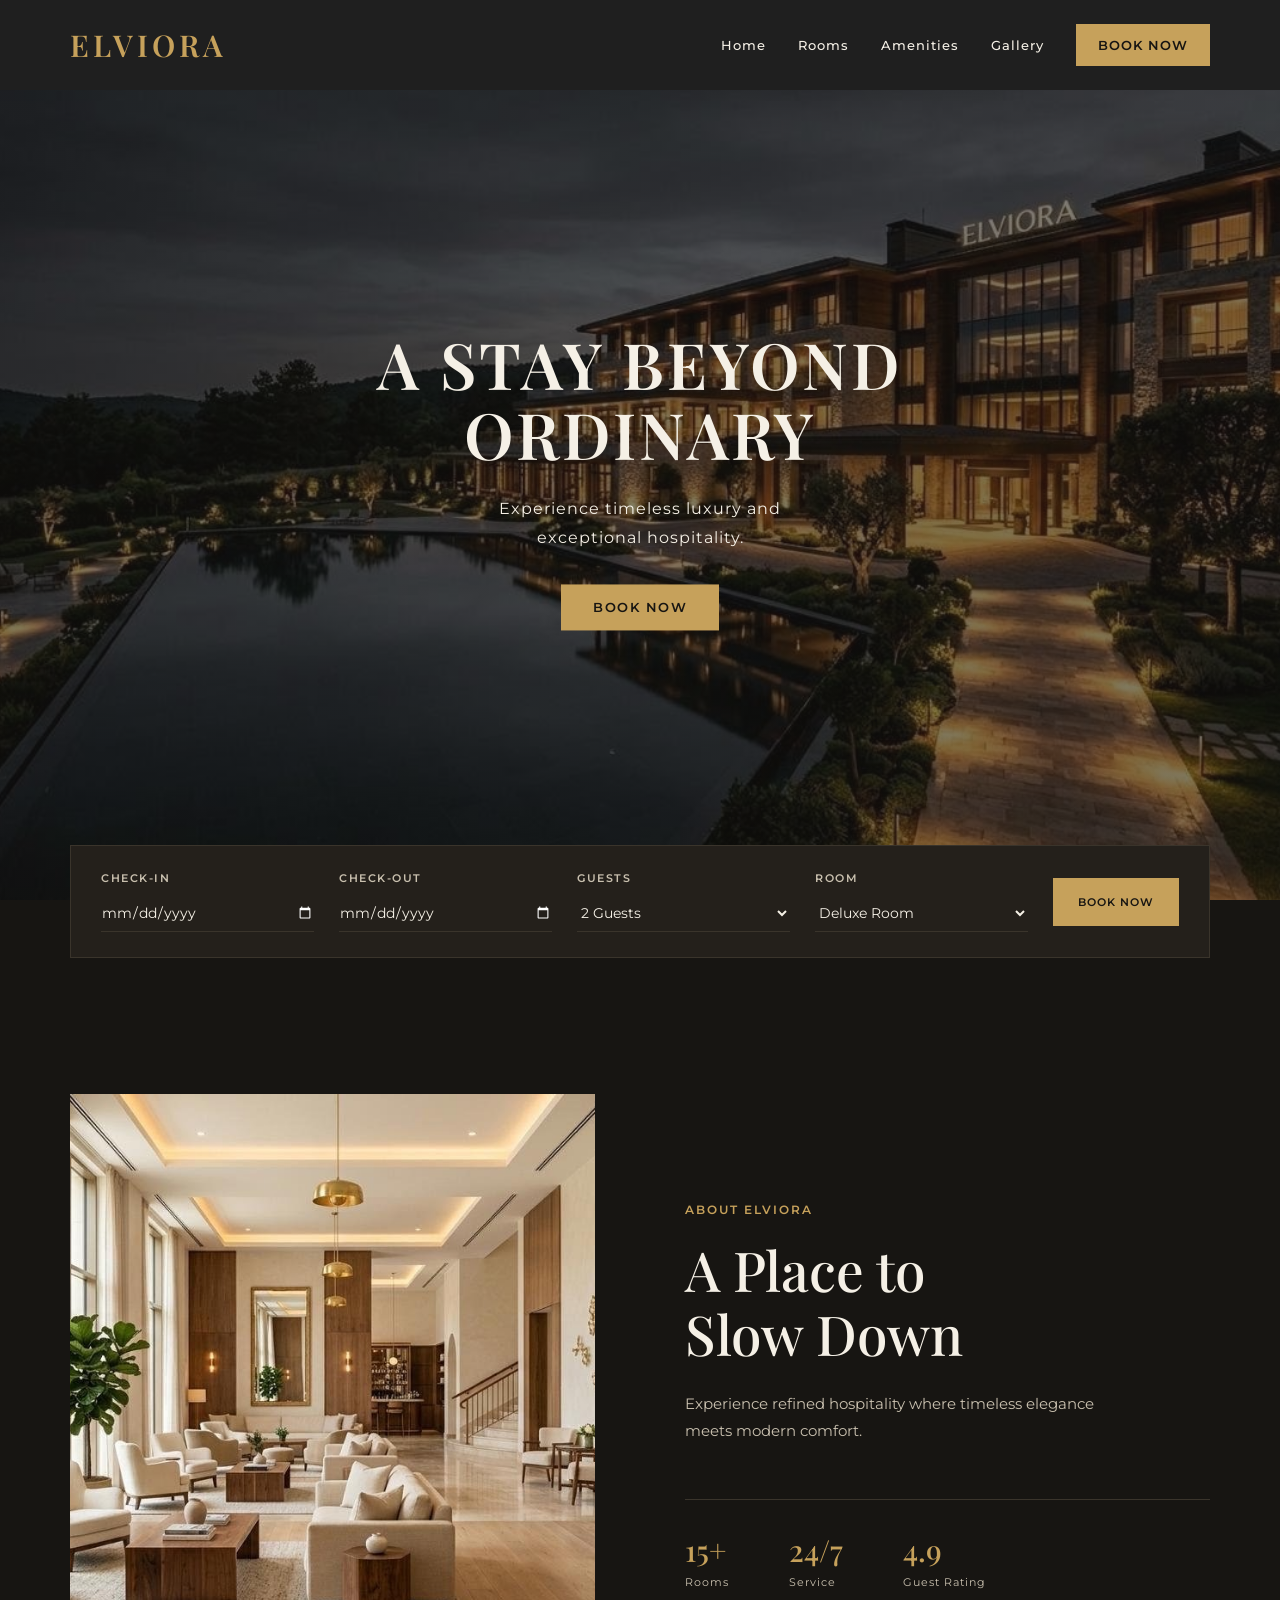
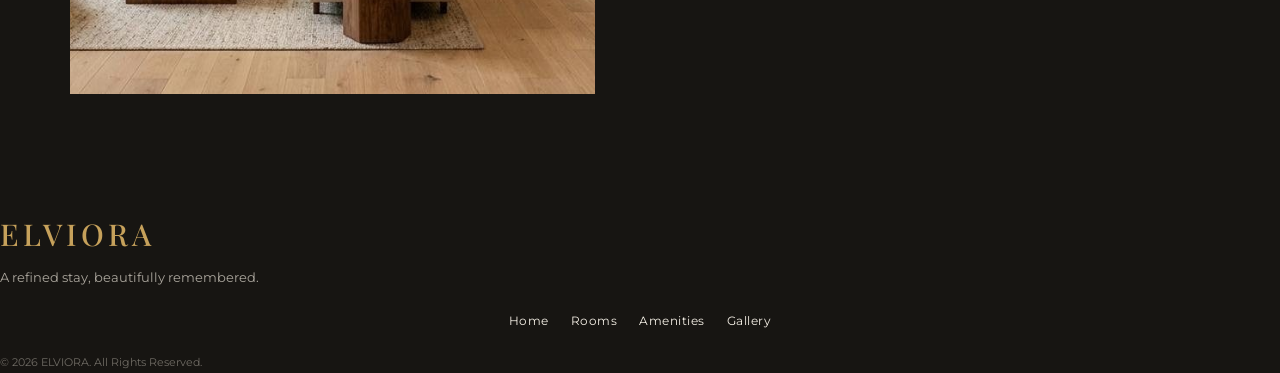
<file: index.html>
<!DOCTYPE html>
<html lang="en">
<head>
    <meta charset="UTF-8">
    <meta name="viewport" content="width=device-width, initial-scale=1.0">

    <title>ELVIORA</title>

    <!-- Google Fonts -->
    <link rel="preconnect" href="https://fonts.googleapis.com">
    <link rel="preconnect" href="https://fonts.gstatic.com" crossorigin>

    <link
        href="https://fonts.googleapis.com/css2?family=Montserrat:wght@400;500;600&family=Playfair+Display:wght@500;600;700&display=swap"
        rel="stylesheet"
    >

    <link rel="stylesheet" href="style.css">
</head>

<body>

    <!-- =========================
         HERO SECTION
    ========================== -->

    <section class="hero">
        
        
        <!-- NAVBAR -->
        <nav class="navbar">

            <div class="logo">
                ELVIORA
            </div>

            <div class="nav-links">
                <a href="index.html">Home</a>
               <a href="rooms.html">Rooms</a>
                <a href="amenities.html">Amenities</a>
                <a href="gallery.html">Gallery</a>
                <a href="book-now.html" class="book-btn">BOOK NOW</a>
            </div>

        </nav>


        <!-- HERO CONTENT -->
        <div class="hero-content">

            <h1>
                A STAY BEYOND<br>
                ORDINARY
            </h1>

            <p>
                Experience timeless luxury and<br>
                exceptional hospitality.
            </p>

            <a href="account.html?next=booking" class="hero-btn">
                BOOK NOW
            </a>

        </div>

    </section>


    <!-- =========================
         BOOKING BAR
    ========================== -->

    <section class="booking-section" id="about" data-booking-section>
        <span id="booking" class="booking-anchor"></span>

        <div class="booking-bar">

            <!-- CHECK-IN -->
            <div class="booking-item">

                <label for="checkin">
                    CHECK-IN
                </label>

                <input
                    type="date"
                    id="checkin"
                >

            </div>


            <!-- CHECK-OUT -->
            <div class="booking-item">

                <label for="checkout">
                    CHECK-OUT
                </label>

                <input
                    type="date"
                    id="checkout"
                >

            </div>


            <!-- GUESTS -->
            <div class="booking-item">

                <label for="guests">
                    GUESTS
                </label>

                <select id="guests">
                    <option>2 Guests</option>
                    <option>1 Guest</option>
                    <option>3 Guests</option>
                    <option>4 Guests</option>
                    <option>5 Guests</option>
                    <option>6 Guests</option>
                </select>

            </div>


            <!-- ROOM -->
            <div class="booking-item">

                <label for="room">
                    ROOM
                </label>

                <select id="room">
                    <option>Deluxe Room</option>
                    <option>Premier Room</option>
                    <option>Royal roomq</option>
                </select>

            </div>


           <!-- BOOK NOW -->
           <button type="button" class="availability-btn" id="checkAvailabilityBtn">
           BOOK NOW
           </button>
        </div>
        <p id="bookingMessage" class="booking-message" aria-live="polite"></p>

    </section>


    <!-- =========================
         ABOUT ELVIORA
    ========================== -->

    <section class="about-section">

        <div class="about-container">

            <!-- LEFT IMAGE -->
            <div class="about-image">

                <img
                    src="elviora.jpeg"
                    alt="ELVIORA Hotel"
                >

            </div>


            <!-- RIGHT CONTENT -->
            <div class="about-content">

                <span class="about-label">
                    ABOUT ELVIORA
                </span>

                <h2>
                    A Place to<br>
                    Slow Down
                </h2>
                <p>
                    Experience refined hospitality where
                    timeless elegance meets modern comfort.
                </p>
                <!-- STATISTICS -->
                <div class="about-stats">

                    <div class="stat">
                        <h3>15+</h3>
                        <span>Rooms</span>
                    </div>

                    <div class="stat">
                        <h3>24/7</h3>
                        <span>Service</span>
                    </div>

                    <div class="stat">
                        <h3>4.9</h3>
                        <span>Guest Rating</span>
                    </div>

                </div>

            </div>

        </div>

    </section>



    <!-- SHARED ELVIORA FOOTER -->
    <footer class="elviora-footer">
        <h2>ELVIORA</h2>
        <p>A refined stay, beautifully remembered.</p>
        <div class="footer-links">
            <a href="index.html">Home</a>
            <a href="rooms.html">Rooms</a>
            <a href="amenities.html">Amenities</a>
            <a href="gallery.html">Gallery</a>
            
        </div>
        <p class="footer-copyright">© 2026 ELVIORA. All Rights Reserved.</p>
    </footer>

    <script src="script.js"></script>
</body>
</html>
</file>
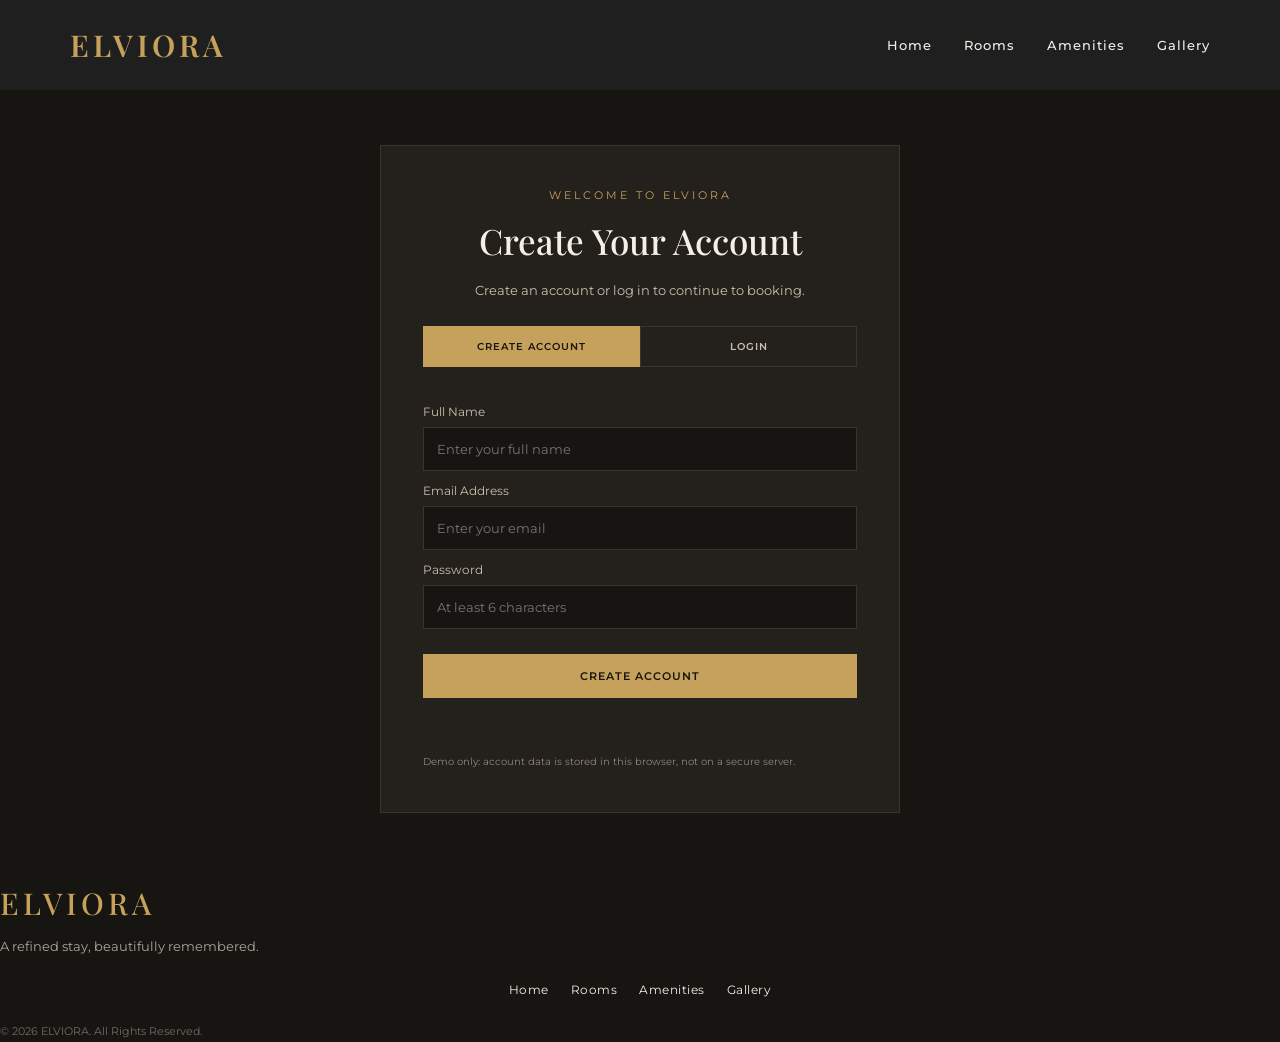
<file: account.html>
<!DOCTYPE html>
<html lang="en">
<head>
    <meta charset="UTF-8">
    <meta name="viewport" content="width=device-width, initial-scale=1.0">
    <title>Login / Create Account | ELVIORA</title>
    <link rel="preconnect" href="https://fonts.googleapis.com">
    <link rel="preconnect" href="https://fonts.gstatic.com" crossorigin>
    <link href="https://fonts.googleapis.com/css2?family=Montserrat:wght@400;500;600&family=Playfair+Display:wght@500;600;700&display=swap" rel="stylesheet">
    <link rel="stylesheet" href="style.css">
</head>
<body class="account-page">
    <nav class="navbar1">
        <div class="logo">ELVIORA</div>
        <div class="nav-links">
            <a href="index.html">Home</a>
            <a href="rooms.html">Rooms</a>
            <a href="amenities.html">Amenities</a>
            <a href="gallery.html">Gallery</a>
        </div>
    </nav>

    <main class="account-wrap">
        <section class="account-card">
            <p class="account-kicker">WELCOME TO ELVIORA</p>
            <h1 id="accountHeading">Create Your Account</h1>
            <p class="account-intro">Create an account or log in to continue to booking.</p>

            <div class="account-tabs">
                <button type="button" id="showSignup" class="account-tab active">CREATE ACCOUNT</button>
                <button type="button" id="showLogin" class="account-tab">LOGIN</button>
            </div>

            <form id="signupForm">
                <label for="signupName">Full Name</label>
                <input type="text" id="signupName" required autocomplete="name" placeholder="Enter your full name">
                <label for="signupEmail">Email Address</label>
                <input type="email" id="signupEmail" required autocomplete="email" placeholder="Enter your email">
                <label for="signupPassword">Password</label>
                <input type="password" id="signupPassword" required minlength="6" autocomplete="new-password" placeholder="At least 6 characters">
                <button type="submit" class="account-submit">CREATE ACCOUNT</button>
            </form>

            <form id="loginForm" hidden>
                <label for="loginEmail">Email Address</label>
                <input type="email" id="loginEmail" required autocomplete="email" placeholder="Enter your email">
                <label for="loginPassword">Password</label>
                <input type="password" id="loginPassword" required autocomplete="current-password" placeholder="Enter your password">
                <button type="submit" class="account-submit">LOGIN</button>
            </form>

            <p id="accountMessage" class="account-message" role="status" aria-live="polite"></p>
            <button type="button" id="logoutButton" class="logout-button" hidden>LOG OUT</button>
            <p class="account-note">Demo only: account data is stored in this browser, not on a secure server.</p>
        </section>
    </main>

    <footer class="elviora-footer">
        <h2>ELVIORA</h2>
        <p>A refined stay, beautifully remembered.</p>
        <div class="footer-links">
            <a href="index.html">Home</a>
            <a href="rooms.html">Rooms</a>
            <a href="amenities.html">Amenities</a>
            <a href="gallery.html">Gallery</a>
        </div>
        <p class="footer-copyright">© 2026 ELVIORA. All Rights Reserved.</p>
    </footer>
    <script src="script.js"></script>
</body>
</html>
</file>
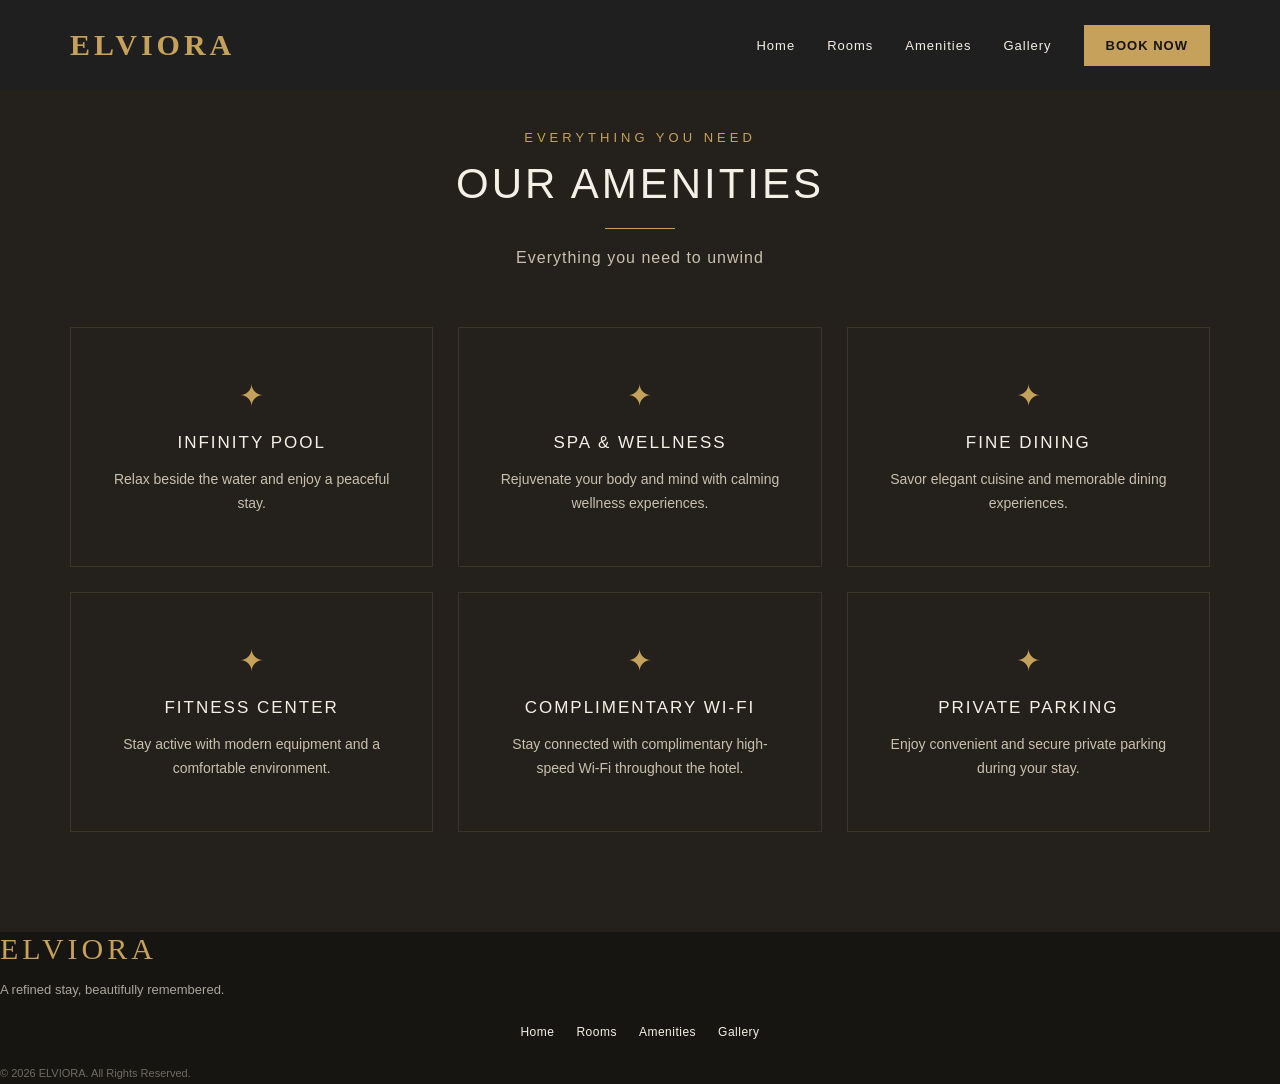
<file: amenities.html>
<!DOCTYPE html>
<html lang="en">
<head>
    <meta charset="UTF-8">
    <meta name="viewport" content="width=device-width, initial-scale=1.0">

    <title>Amenities | ELVIORA</title>

    <link rel="stylesheet" href="style.css">
</head>

<body>

    <!-- NAVBAR -->
        <nav class="navbar2">

            <div class="logo">
                ELVIORA
            </div>

            <div class="nav-links">
                <a href="index.html">Home</a>
               <a href="rooms.html">Rooms</a>
                <a href="amenities.html">Amenities</a>
                <a href="gallery.html">Gallery</a>

                <a href="book-now.html" class="book-btn">BOOK NOW</a>
            </div>

        </nav>

    <!-- AMENITIES SECTION -->
    <section class="amenities-section">

        <div class="amenities-header">
            <p class="section-subtitle">EVERYTHING YOU NEED</p>

            <h1>OUR AMENITIES</h1>

            <div class="section-line"></div>

            <p class="section-description">
                Everything you need to unwind
            </p>
        </div>


        <div class="amenities-grid">

            <!-- INFINITY POOL -->
            <div class="amenity-card">
                <div class="amenity-icon">✦</div>

                <h2>INFINITY POOL</h2>

                <p>
                    Relax beside the water and enjoy a peaceful stay.
                </p>
            </div>


            <!-- SPA & WELLNESS -->
            <div class="amenity-card">
                <div class="amenity-icon">✦</div>

                <h2>SPA &amp; WELLNESS</h2>

                <p>
                    Rejuvenate your body and mind with calming wellness experiences.
                </p>
            </div>


            <!-- FINE DINING -->
            <div class="amenity-card">
                <div class="amenity-icon">✦</div>

                <h2>FINE DINING</h2>

                <p>
                    Savor elegant cuisine and memorable dining experiences.
                </p>
            </div>


            <!-- FITNESS CENTER -->
            <div class="amenity-card">
                <div class="amenity-icon">✦</div>

                <h2>FITNESS CENTER</h2>

                <p>
                    Stay active with modern equipment and a comfortable environment.
                </p>
            </div>


            <!-- COMPLIMENTARY WI-FI -->
            <div class="amenity-card">
                <div class="amenity-icon">✦</div>

                <h2>COMPLIMENTARY WI-FI</h2>

                <p>
                    Stay connected with complimentary high-speed Wi-Fi throughout the hotel.
                </p>
            </div>


            <!-- PRIVATE PARKING -->
            <div class="amenity-card">
                <div class="amenity-icon">✦</div>

                <h2>PRIVATE PARKING</h2>

                <p>
                    Enjoy convenient and secure private parking during your stay.
                </p>
            </div>

        </div>

    </section>



    <!-- SHARED ELVIORA FOOTER -->
    <footer class="elviora-footer">
        <h2>ELVIORA</h2>
        <p>A refined stay, beautifully remembered.</p>
        <div class="footer-links">
            <a href="index.html">Home</a>
            <a href="rooms.html">Rooms</a>
            <a href="amenities.html">Amenities</a>
            <a href="gallery.html">Gallery</a>
            
        </div>
        <p class="footer-copyright">© 2026 ELVIORA. All Rights Reserved.</p>
    </footer>

    <script src="script.js"></script>
</body>
</html>
</file>
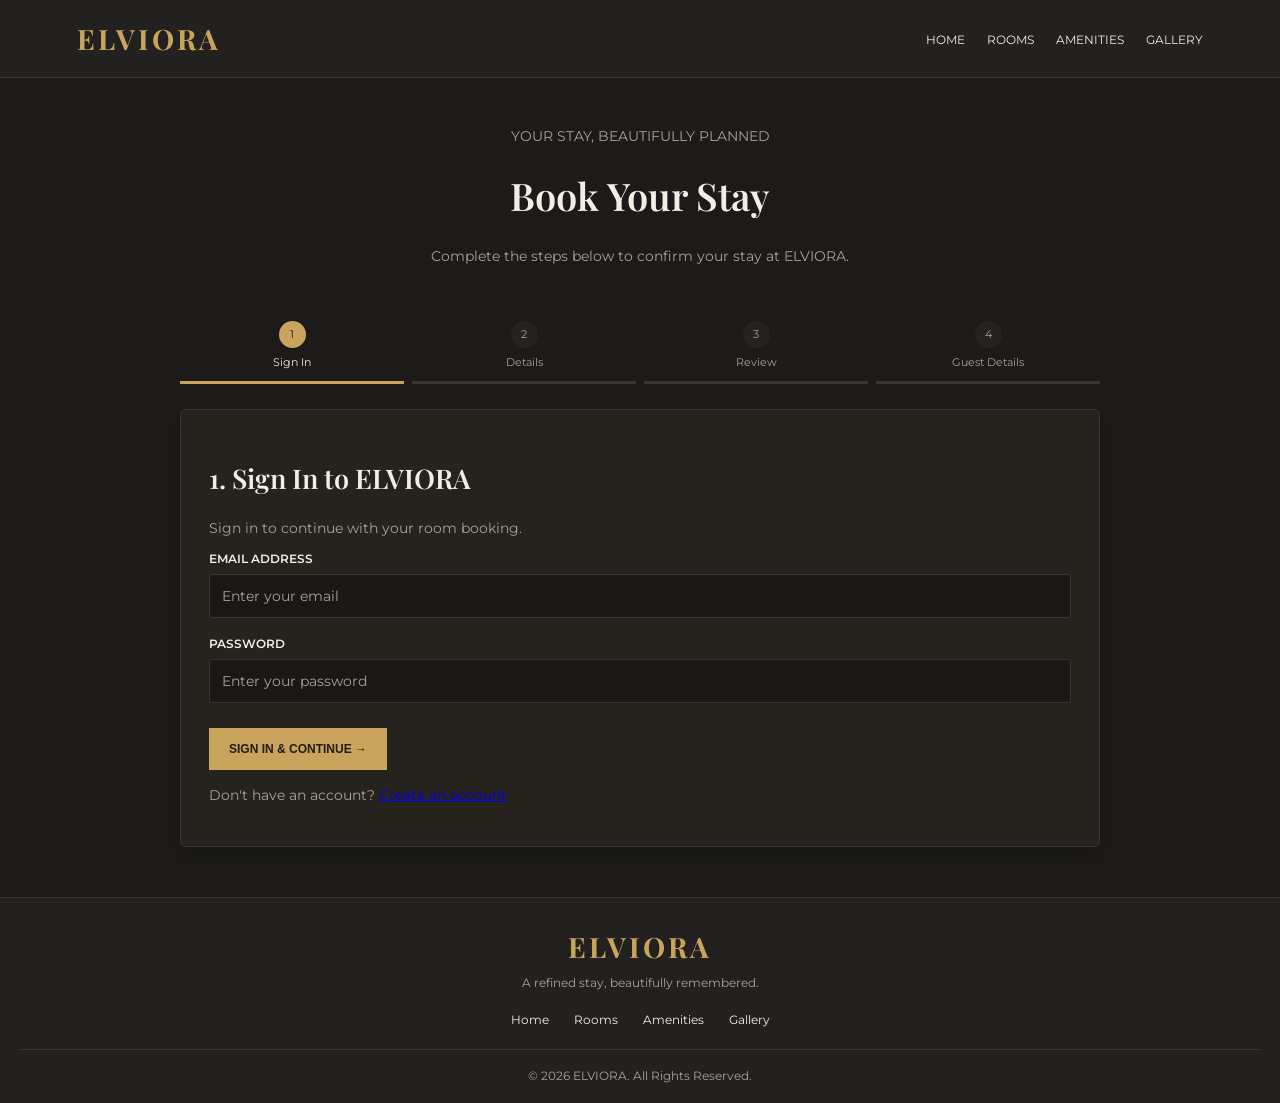
<file: book-now.html>
<!DOCTYPE html>
<html lang="en">
<head>
    <meta charset="UTF-8">
    <meta name="viewport" content="width=device-width, initial-scale=1.0">
    <title>Book Your Stay | ELVIORA</title>

    <link rel="stylesheet"
          href="https://fonts.googleapis.com/css2?family=Montserrat:wght@400;500;600;700&family=Playfair+Display:wght@500;600;700&display=swap">

<style>
* {
    box-sizing: border-box;
}

body {
    margin: 0;
    background: #1C1B19;
    color: #F2EDE5;
    font-family: Montserrat, Arial, sans-serif;
}

nav {
    background: #22211F;
    color: #F2EDE5;
    padding: 20px 6%;
    display: flex;
    justify-content: space-between;
    align-items: center;
    flex-wrap: wrap;
    gap: 15px;
    border-bottom: 1px solid #39342D;
}

.logo {
    font: bold 28px "Playfair Display", serif;
    letter-spacing: 3px;
    color: #C9A45C;
}

nav a {
    color: #F2EDE5;
    text-decoration: none;
    margin-left: 18px;
    font-size: 12px;
}

nav a:hover {
    color: #C9A45C;
}

.heading {
    text-align: center;
    padding: 35px 15px 20px;
}

.heading h1 {
    font: 600 38px "Playfair Display", serif;
    color: #F2EDE5;
}

.heading p,
.muted {
    color: #A9A197;
    font-size: 14px;
}

.steps {
    max-width: 950px;
    margin: 10px auto 25px;
    padding: 0 15px;
    display: grid;
    grid-template-columns: repeat(4, 1fr);
    gap: 8px;
}

.step {
    text-align: center;
    padding: 12px 4px;
    border-bottom: 3px solid #39342D;
    color: #A9A197;
    font-size: 11px;
}

.step span {
    display: block;
    margin: 0 auto 7px;
    background: #26221D;
    color: #A9A197;
    width: 27px;
    height: 27px;
    line-height: 27px;
    border-radius: 50%;
}

.step.active {
    border-color: #C9A45C;
    color: #F2EDE5;
}

.step.active span {
    background: #C9A45C;
    color: #211C15;
}

main {
    max-width: 950px;
    margin: 0 auto 50px;
    padding: 0 15px;
}

.panel {
    background: #26221D;
    color: #F2EDE5;
    padding: 28px;
    border: 1px solid #39342D;
    border-radius: 5px;
    box-shadow: 0 8px 25px rgba(0, 0, 0, 0.2);
}

h2 {
    font: 600 27px "Playfair Display", serif;
    color: #F2EDE5;
}

.hotel {
    display: grid;
    grid-template-columns: 38% 1fr;
    border: 1px solid #39342D;
    margin: 20px 0;
}

.hotel img {
    width: 100%;
    height: 230px;
    object-fit: cover;
}

.hotel-info {
    padding: 20px;
}

.hotel-info p {
    color: #A9A197;
    line-height: 1.7;
    font-size: 13px;
}

.form-grid {
    display: grid;
    grid-template-columns: repeat(2, minmax(0, 1fr));
    gap: 18px;
}

label {
    display: block;
    font-size: 12px;
    font-weight: 600;
    margin-bottom: 8px;
    color: #F2EDE5;
}

input,
select {
    width: 100%;
    padding: 12px;
    border: 1px solid #39342D;
    background: #191816;
    color: #F2EDE5;
    border-radius: 3px;
    font: 14px Montserrat, Arial, sans-serif;
}

input:focus,
select:focus {
    outline: 1px solid #C9A45C;
    border-color: #C9A45C;
}

input::placeholder {
    color: #A9A197;
}

.field.full {
    grid-column: 1 / -1;
}

.actions {
    display: flex;
    justify-content: space-between;
    gap: 12px;
    margin-top: 25px;
}

button,
.home-btn {
    border: none;
    background: #C9A45C;
    color: #211C15;
    padding: 14px 20px;
    font-weight: 700;
    font-size: 12px;
    cursor: pointer;
    text-decoration: none;
    text-align: center;
}

button:hover,
.home-btn:hover {
    background: #D8B975;
}

button.secondary {
    background: #39342D;
    color: #F2EDE5;
}

button.secondary:hover {
    background: #4A4339;
}

.summary {
    background: #191816;
    color: #F2EDE5;
    border: 1px solid #39342D;
    padding: 18px;
    margin: 20px 0;
}

.summary-row {
    display: flex;
    justify-content: space-between;
    gap: 15px;
    padding: 11px 0;
    border-bottom: 1px solid #39342D;
    font-size: 13px;
}

.summary-row:last-child {
    border-bottom: none;
}

.summary-row strong {
    text-align: right;
    color: #F2EDE5;
}

.price {
    color: #C9A45C;
    font-size: 20px;
}

.message {
    color: #E58C7E;
    font-size: 13px;
    margin-top: 15px;
}

.success {
    color: #C9A45C;
}

#confirmationStep h2 {
    color: #C9A45C !important;
}

#confirmationStep > div:first-child > div {
    color: #C9A45C !important;
}

.hidden {
    display: none !important;
}

footer {
    background: #22211F;
    color: #A9A197;
    text-align: center;
    padding: 25px;
    font-size: 12px;
    border-top: 1px solid #39342D;
}




/* SHARED ELVIORA FOOTER */
.elviora-footer {
    width: 100%;
    background: #22211F;
    color: #A9A197;
    text-align: center;
    padding: 30px 20px 20px;
    font-family: Montserrat, Arial, sans-serif;
    font-size: 12px;
    border-top: 1px solid #39342D;
}

.elviora-footer h2 {
    margin: 0 0 10px;
    color: #C9A45C;
    font-family: "Playfair Display", serif;
    font-size: 28px;
    font-weight: 700;
    letter-spacing: 3px;
}

.elviora-footer p {
    margin: 10px 0;
    text-align: center;
}

.elviora-footer .footer-links {
    display: flex;
    justify-content: center;
    align-items: center;
    flex-wrap: wrap;
    gap: 25px;
    margin: 22px auto;
    padding: 0;
}

.elviora-footer .footer-links a {
    display: inline-block;
    margin: 0;
    padding: 0;
    color: #F2EDE5;
    text-decoration: none;
    font-size: 12px;
}

.elviora-footer .footer-links a:hover {
    color: #C9A45C;
}

.elviora-footer .footer-copyright {
    width: 100%;
    margin: 20px 0 0;
    padding: 18px 0 0;
    border-top: 1px solid #39342D;
    text-align: center;
}


@media (max-width: 650px) {
    nav {
        flex-direction: column;
        align-items: flex-start;
    }

    nav a {
        margin: 0 12px 0 0;
    }

    .heading h1 {
        font-size: 30px;
    }

    .step {
        font-size: 9px;
    }

    .panel {
        padding: 18px;
    }

    .hotel {
        grid-template-columns: 1fr;
    }

    .hotel img {
        height: 190px;
    }

    .form-grid {
        grid-template-columns: 1fr;
    }

    .field.full {
        grid-column: auto;
    }

    .actions {
        flex-direction: column;
    }

    button,
    .home-btn {
        text-align: center;
        width: 100%;
    }
}
</style>
</head>

<body >

<nav>
    <div class="logo">ELVIORA</div>
    <div>
        <a href="index.html">HOME</a>
        <a href="rooms.html">ROOMS</a>
        <a href="amenities.html">AMENITIES</a>
        <a href="gallery.html">GALLERY</a>

    </div>
</nav>

<header class="heading">
    <p>YOUR STAY, BEAUTIFULLY PLANNED</p>
    <h1>Book Your Stay</h1>
    <p>Complete the steps below to confirm your stay at ELVIORA.</p>
</header>


<div class="steps">
    <div class="step active" data-step="1"><span>1</span>Sign In</div>
    <div class="step" data-step="2"><span>2</span>Details</div>
    <div class="step" data-step="3"><span>3</span>Review</div>
    <div class="step" data-step="4"><span>4</span>Guest Details</div>
</div>


<main>
<section class="panel">

<!-- STEP 1: SIGN IN -->
<div id="signinStep" >
    <h2>1. Sign In to ELVIORA</h2>
    <p class="muted">Sign in to continue with your room booking.</p>

    <form id="bookingLoginForm">
        <div class="form-grid">
            <div class="field full">
                <label for="bookingLoginEmail">EMAIL ADDRESS</label>
                <input type="email" id="bookingLoginEmail"
                       required autocomplete="email"
                       placeholder="Enter your email">
            </div>

            <div class="field full">
                <label for="bookingLoginPassword">PASSWORD</label>
                <input type="password" id="bookingLoginPassword"
                       required autocomplete="current-password"
                       placeholder="Enter your password">
            </div>
        </div>

        <div class="actions">
            <button type="submit">SIGN IN & CONTINUE →</button>
        </div>
    </form>

    <p id="loginMessage" class="message" role="status"></p>
    <p id="welcomeMessage" class="success" role="status"></p>

    <p class="muted">
        Don't have an account?
        <a href="account.html?next=booking">Create an account</a>
    </p>
</div>

 

    <!-- STEP 3: BOOKING DETAILS -->
    <div id="detailsStep" class="hidden">
        <h2>3. Enter Booking Details</h2>
        <p class="muted">Select your dates, guests, rooms and room type.</p>

        <div class="form-grid">
            <div>
                <label for="checkin">CHECK-IN DATE</label>
                <input type="date" id="checkin" required>
            </div>

            <div>
                <label for="checkout">CHECK-OUT DATE</label>
                <input type="date" id="checkout" required>
            </div>

            <div>
                <label for="guests">NUMBER OF GUESTS</label>
                <select id="guests">
                    <option value="1">1 Guest</option>
                    <option value="2" selected>2 Guests</option>
                    <option value="3">3 Guests</option>
                    <option value="4">4 Guests</option>
                    <option value="5">5 Guests</option>
                    <option value="6">6 Guests</option>
                </select>
            </div>

            <div>
                <label for="rooms">NUMBER OF ROOMS</label>
                <select id="rooms">
                    <option value="1">1 Room</option>
                    <option value="2">2 Rooms</option>
                    <option value="3">3 Rooms</option>
                    <option value="4">4 Rooms</option>
                </select>
            </div>

            <div class="field full">
                <label for="roomType">ROOM TYPE</label>
                <select id="roomType">
                    <option value="Deluxe Room" data-price="6000">
                        Deluxe Room — ₹6,000 / night
                    </option>
                    <option value="Premier Room" data-price="9000">
                        Premier Room — ₹9,000 / night
                    </option>
                    <option value="Royal Suite" data-price="15000">
                        Royal Suite — ₹15,000 / night
                    </option>
                </select>
            </div>
        </div>

        <div class="actions">
            <button class="secondary" id="backHotel">← BACK</button>
            <button id="reviewButton">REVIEW BOOKING →</button>
        </div>

        <p id="detailsMessage" class="message"></p>
    </div>

    <!-- STEP 4: REVIEW -->
    <div id="reviewStep" class="hidden">
        <h2>4. Review Booking</h2>
        <p class="muted">Check your booking details and estimated price.</p>

        <div id="bookingSummary" class="summary"></div>

        <p class="muted">
        Please review your selected room, stay dates and total price before continuing.
        </p>

        <div class="actions">
            <button class="secondary" id="editButton">← EDIT DETAILS</button>
            <button id="guestButton">CONTINUE →</button>
        </div>
    </div>

    <!-- STEP 5: GUEST DETAILS -->
    <div id="guestStep" class="hidden">
        <h2>5. Enter Guest Details</h2>
        <p class="muted">Enter the primary guest's contact details.</p>

        <div class="form-grid">
            <div class="field full">
                <label for="guestName">FULL NAME</label>
                <input type="text" id="guestName" required
                       autocomplete="name" placeholder="Enter full name">
            </div>

            <div>
                <label for="guestEmail">EMAIL ADDRESS</label>
                <input type="email" id="guestEmail" required
                       autocomplete="email" placeholder="Enter email">
            </div>

            <div>
                <label for="guestPhone">PHONE NUMBER</label>
                <input type="tel" id="guestPhone" required
                       autocomplete="tel" inputmode="tel"
                       pattern="[0-9+() -]{10,18}"
                       placeholder="Enter phone number">
            </div>
        </div>

        <div id="finalSummary" class="summary"></div>

        <div class="actions">
            <button class="secondary" id="backReview">← BACK</button>
            <button id="submitBooking">SUBMIT BOOKING </button>
        </div>

        <p id="guestMessage" class="message"></p>
    </div>

    
     <!-- CONFIRMATION -->
     <div id="confirmationStep" class="hidden">
         <div style="text-align: center; padding: 25px 10px;">

        <div style="font-size: 60px; color: #287345;">✓</div>

        <h2 style="color: #287345;">Booking Successful!</h2>

        <p class="muted">
            Thank you for choosing ELVIORA.
            Your booking details have been saved successfully.
        </p>

        </div>

       <div id="confirmationSummary" class="summary"></div>

      <div class="actions">
        <a class="home-btn" href="index.html">BACK TO HOME</a>
        <button class="secondary" id="newBooking">BOOK ANOTHER ROOM</button>
      </div>
    </div>



</section>
</main>

<!-- SHARED ELVIORA FOOTER -->
<footer class="elviora-footer">
    <h2>ELVIORA</h2>
    <p>A refined stay, beautifully remembered.</p>

    <div class="footer-links">
        <a href="index.html">Home</a>
        <a href="rooms.html">Rooms</a>
        <a href="amenities.html">Amenities</a>
        <a href="gallery.html">Gallery</a>
    </div>

    <p class="footer-copyright">
        © 2026 ELVIORA. All Rights Reserved.
    </p>
</footer>

<script>
document.addEventListener("DOMContentLoaded", function () {

    const SESSION_KEY = "elvioraCurrentUser";
    const USERS_KEY = "elvioraUsers";
    const BOOKINGS_KEY = "elvioraBookings";
    const DRAFT_KEY = "elvioraBookingDraft";

    const $ = id => document.getElementById(id);

    const sections = {
        1: $("signinStep"),
        2: $("detailsStep"),
        3: $("reviewStep"),
        4: $("guestStep"),
        5: $("confirmationStep")
    };

    function readJSON(key, fallback) {
        try {
            return JSON.parse(localStorage.getItem(key)) ?? fallback;
        } catch {
            return fallback;
        }
    }

    function getDraft() {
        return readJSON(DRAFT_KEY, {});
    }

    function saveDraft(data) {
        localStorage.setItem(DRAFT_KEY, JSON.stringify(data));
    }

    function signedIn() {
        return Boolean(localStorage.getItem(SESSION_KEY));
    }

    function showStep(number) {
        Object.entries(sections).forEach(([key, element]) => {
            if (element) {
                element.classList.toggle(
                    "hidden",
                    Number(key) !== number
                );
            }
        });

        document.querySelectorAll("[data-step]").forEach(element => {
            const current = Number(element.dataset.step);
            element.classList.toggle(
                "active",
                current === number ||
                (number === 5 && current === 4)
            );
        });

        window.scrollTo({ top: 0, behavior: "smooth" });
    }

    function openDetails() {
        $("welcomeMessage").textContent = "Welcome to ELVIORA!";

        const data = getDraft();

        if (data.checkin) $("checkin").value = data.checkin;
        if (data.checkout) $("checkout").value = data.checkout;
        if (data.guests) $("guests").value = String(data.guests);
        if (data.rooms) $("rooms").value = String(data.rooms);
        if (data.roomType) $("roomType").value = data.roomType;

        showStep(2);

        // Show the welcome message on the booking details screen.
        $("detailsMessage").className = "message success";
        $("detailsMessage").textContent = "Welcome to ELVIORA! You can now book a room.";
    }

    // Sign in using the account created on account.html.
    $("bookingLoginForm").addEventListener("submit", function (event) {
        event.preventDefault();

        const email = $("bookingLoginEmail").value.trim().toLowerCase();
        const password = $("bookingLoginPassword").value;

        const users = readJSON(USERS_KEY, []);

        const user = users.find(item =>
            String(item.email || "").toLowerCase() === email &&
            item.password === password
        );

        if (!user) {
            $("loginMessage").textContent =
                "Incorrect email or password. Please try again.";
            $("welcomeMessage").textContent = "";
            return;
        }

        localStorage.setItem(SESSION_KEY, user.email);
        $("loginMessage").textContent = "";
        openDetails();
    });

    // Set minimum dates to today.
    const now = new Date();
    const todayString = new Date(
        now.getTime() - now.getTimezoneOffset() * 60000
    ).toISOString().slice(0, 10);

    $("checkin").min = todayString;
    $("checkout").min = todayString;

    $("checkin").addEventListener("change", function () {
        $("checkout").min = this.value || todayString;

        if ($("checkout").value && $("checkout").value <= this.value) {
            $("checkout").value = "";
        }
    });

    function getBookingData() {
        const data = getDraft();

        data.hotel = "ELVIORA Hotel & Resort";
        data.checkin = $("checkin").value;
        data.checkout = $("checkout").value;
        data.guests = Number($("guests").value);
        data.rooms = Number($("rooms").value);

        const room = $("roomType").selectedOptions[0];
        data.roomType = room.value;
        data.pricePerNight = Number(room.dataset.price);

        return data;
    }

    function getNights(data) {
        return Math.round(
            (new Date(data.checkout + "T00:00:00") -
             new Date(data.checkin + "T00:00:00")) / 86400000
        );
    }

    function formatMoney(amount) {
        return new Intl.NumberFormat("en-IN", {
            style: "currency",
            currency: "INR",
            maximumFractionDigits: 0
        }).format(amount);
    }

    function summaryHTML(data) {
        const nights = getNights(data);
        const total = nights * data.pricePerNight * data.rooms;

        return `
            <div class="summary-row">
                <span>Hotel</span><strong>${data.hotel}</strong>
            </div>
            <div class="summary-row">
                <span>Room Type</span><strong>${data.roomType}</strong>
            </div>
            <div class="summary-row">
                <span>Check-in</span><strong>${data.checkin}</strong>
            </div>
            <div class="summary-row">
                <span>Check-out</span><strong>${data.checkout}</strong>
            </div>
            <div class="summary-row">
                <span>Number of Nights</span><strong>${nights}</strong>
            </div>
            <div class="summary-row">
                <span>Guests / Rooms</span>
                <strong>${data.guests} / ${data.rooms}</strong>
            </div>
            <div class="summary-row">
                <span>Price per Room / Night</span>
                <strong>${formatMoney(data.pricePerNight)}</strong>
            </div>
            <div class="summary-row">
                <span>Estimated Total</span>
                <strong class="price">${formatMoney(total)}</strong>
            </div>
        `;
    }

    // Check availability button: validates dates and displays the estimate.
    $("reviewButton").textContent = "Book  →";

    $("reviewButton").addEventListener("click", function () {
        const data = getBookingData();

        if (!data.checkin || !data.checkout) {
            $("detailsMessage").className = "message";
            $("detailsMessage").textContent =
                "Please select both check-in and check-out dates.";
            return;
        }

        if (data.checkin < todayString) {
            $("detailsMessage").className = "message";
            $("detailsMessage").textContent =
                "Check-in cannot be earlier than today.";
            return;
        }

        if (getNights(data) <= 0) {
            $("detailsMessage").className = "message";
            $("detailsMessage").textContent =
                "Check-out must be after check-in.";
            return;
        }

        if (!signedIn()) {
            saveDraft(data);
            showStep(1);
            $("loginMessage").textContent =
                "Please sign in before continuing with your booking.";
            return;
        }

        saveDraft(data);
        $("detailsMessage").textContent = "";
        $("bookingSummary").innerHTML = summaryHTML(data);
        showStep(3);
    });

    $("backHotel").addEventListener("click", () => showStep(1));
    $("editButton").addEventListener("click", () => showStep(2));
    $("backReview").addEventListener("click", () => showStep(3));

    $("guestButton").addEventListener("click", function () {
        const data = getDraft();
        const users = readJSON(USERS_KEY, []);
        const currentEmail = localStorage.getItem(SESSION_KEY);

        const user = users.find(item =>
            String(item.email || "").toLowerCase() ===
            String(currentEmail || "").toLowerCase()
        );

        if (user) {
            $("guestName").value = user.name || "";
            $("guestEmail").value = user.email || "";
        }

        $("finalSummary").innerHTML = summaryHTML(data);
        showStep(4);
    });

    $("submitBooking").addEventListener("click", function () {
        const name = $("guestName").value.trim();
        const email = $("guestEmail").value.trim();
        const phone = $("guestPhone").value.trim();

        if (!name || !email || !phone) {
            $("guestMessage").textContent =
                "Please enter your name, email and phone number.";
            return;
        }

        if (!$("guestEmail").checkValidity() ||
            !$("guestPhone").checkValidity()) {
            $("guestMessage").textContent =
                "Please enter a valid email and phone number.";
            return;
        }

        const data = getDraft();

        if (!data.checkin || !data.checkout || getNights(data) <= 0) {
            $("guestMessage").textContent =
                "Your booking dates are invalid. Please go back and check them.";
            return;
        }

        Object.assign(data, {
            guestName: name,
            guestEmail: email,
            guestPhone: phone,
            userEmail: localStorage.getItem(SESSION_KEY),
            id: "ELV-" + Date.now(),
            createdAt: new Date().toISOString(),
            status: "Booking Successful"
        });

        const bookings = readJSON(BOOKINGS_KEY, []);
        bookings.push(data);

        localStorage.setItem(BOOKINGS_KEY, JSON.stringify(bookings));

        $("confirmationSummary").innerHTML =
            summaryHTML(data) +
            `<div class="summary-row">
                <span>Booking Reference</span><strong>${data.id}</strong>
            </div>
            <div class="summary-row">
                <span>Guest Name</span><strong></strong>
            </div>`;

        $("confirmationSummary").lastElementChild.lastElementChild.textContent =
            name;

        localStorage.removeItem(DRAFT_KEY);
        showStep(5);
    });

    $("newBooking").addEventListener("click", function () {
        localStorage.removeItem(DRAFT_KEY);

        $("checkin").value = "";
        $("checkout").value = "";
        $("guests").value = "2";
        $("rooms").value = "1";
        $("roomType").selectedIndex = 0;
        $("guestName").value = "";
        $("guestEmail").value = "";
        $("guestPhone").value = "";
        $("loginMessage").textContent = "";

        if (signedIn()) {
            openDetails();
        } else {
            showStep(1);
        }
    });

    // If already signed in, continue directly to room details.
    if (signedIn()) {
        openDetails();
    } else {
        showStep(1);
    }
});
</script>



</body>
</html>
</file>
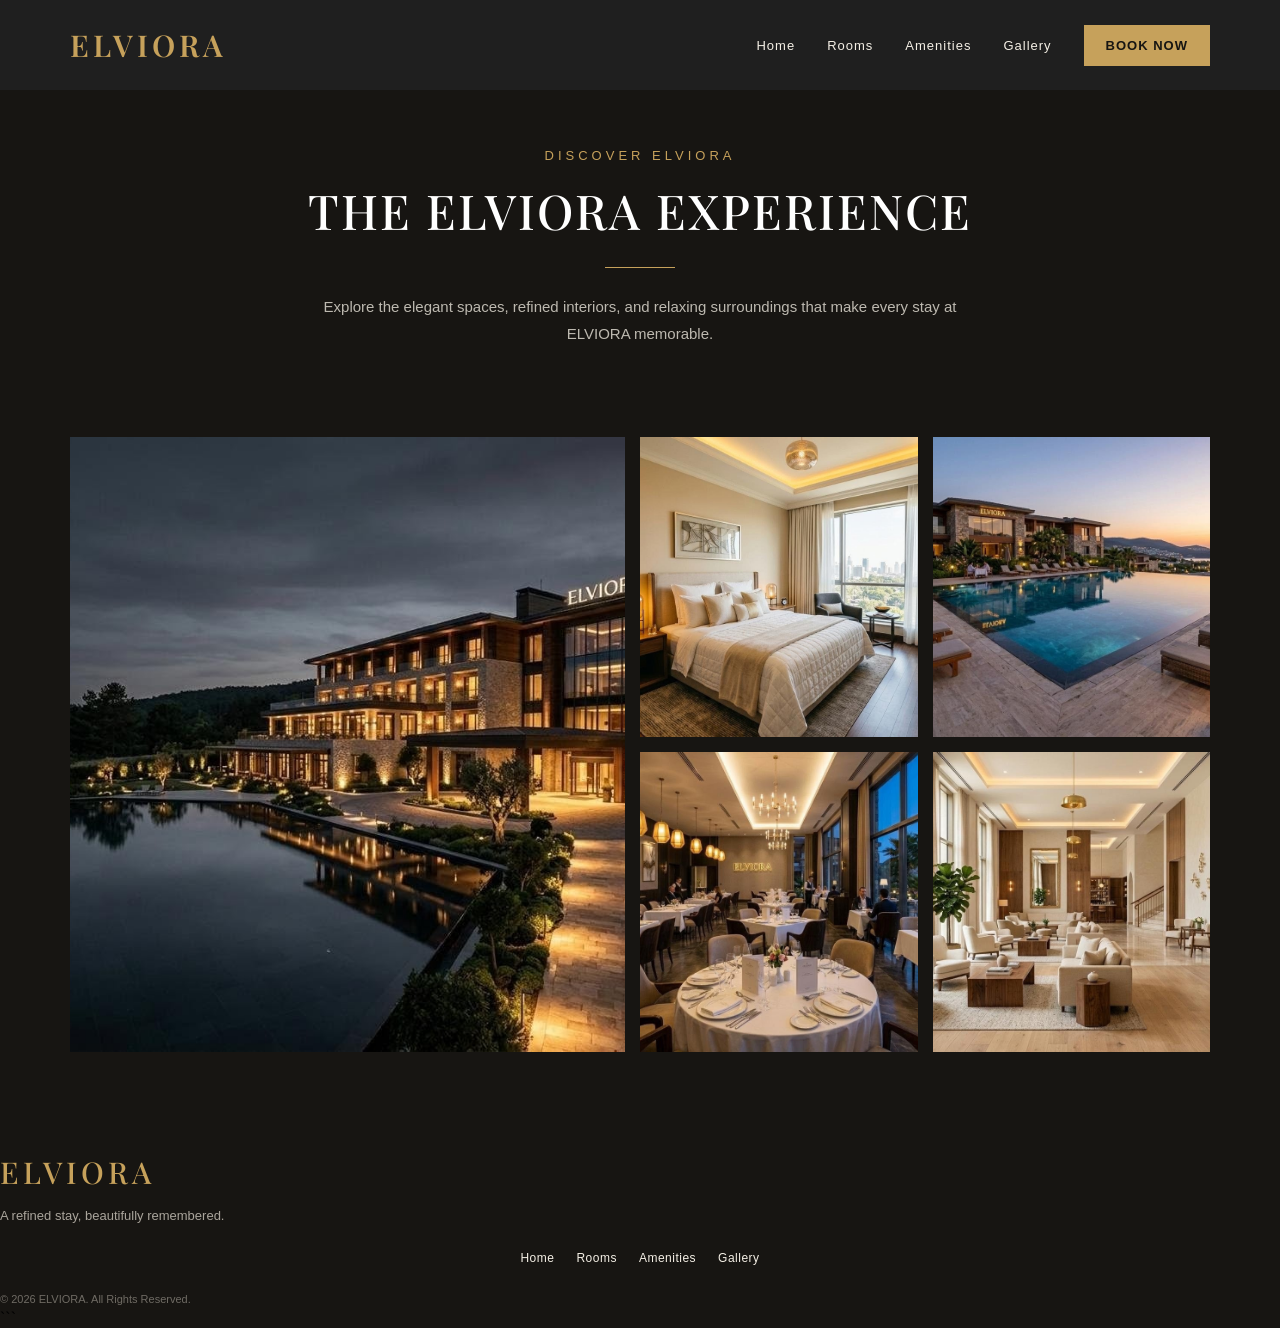
<file: gallery.html>
```html
<!DOCTYPE html>
<html lang="en">
<head>
    <meta charset="UTF-8">
    <meta name="viewport" content="width=device-width, initial-scale=1.0">

    <title>Gallery | ELVIORA</title>

    <!-- Google Fonts -->
    <link rel="preconnect" href="https://fonts.googleapis.com">
    <link rel="preconnect" href="https://fonts.gstatic.com" crossorigin>

    <link
        href="https://fonts.googleapis.com/css2?family=Playfair+Display:wght@400;500;600&family=Poppins:wght@300;400;500&display=swap"
        rel="stylesheet"
    >

    <!-- Main CSS -->
    <link rel="stylesheet" href="style.css">
</head>

<body>

     <!-- NAVBAR -->
        <nav class="navbar3">

            <div class="logo">
                ELVIORA
            </div>

            <div class="nav-links">
                <a href="index.html">Home</a>
               <a href="rooms.html">Rooms</a>
                <a href="amenities.html">Amenities</a>
                <a href="gallery.html">Gallery</a>
                <a href="book-now.html" class="book-btn">BOOK NOW</a>
            </div>

        </nav>


    <!-- GALLERY HEADER -->
    <section class="gallery-header">

        <p class="gallery-small-title">DISCOVER ELVIORA</p>

        <h1>THE ELVIORA EXPERIENCE</h1>

        <div class="gold-line"></div>

        <p class="gallery-description">
            Explore the elegant spaces, refined interiors, and relaxing
            surroundings that make every stay at ELVIORA memorable.
        </p>

    </section>


    <!-- GALLERY -->
    <section class="gallery-section">

        <div class="gallery-grid">

            <!-- HOTEL EXTERIOR -->
            <div class="gallery-item gallery-large">

                <img
                    src="home.jpeg"
                    alt="ELVIORA Hotel Exterior"
                >

                <div class="gallery-overlay">
                    <span>HOTEL EXTERIOR</span>
                    <h2>Welcome to ELVIORA</h2>
                </div>

            </div>


            <!-- ROOM -->
            <div class="gallery-item">

                <img
                    src="Deluxe.jpeg"
                    alt="ELVIORA Deluxe Room"
                >

                <div class="gallery-overlay">
                    <span>ROOM</span>
                    <h2>Deluxe Room</h2>
                </div>

            </div>


            <!-- POOL -->
            <div class="gallery-item">

                <img
                    src="pool.jpeg"
                    alt="ELVIORA Swimming Pool"
                >

                <div class="gallery-overlay">
                    <span>POOL</span>
                    <h2>Swimming Pool</h2>
                </div>

            </div>


            <!-- DINING -->
            <div class="gallery-item">

                <img
                    src="restro.jpeg"
                    alt="ELVIORA Dining Area"
                >

                <div class="gallery-overlay">
                    <span>DINING</span>
                    <h2>Fine Dining</h2>
                </div>

            </div>


            <!-- LOBBY -->
            <div class="gallery-item">

                <img
                    src="elviora.jpeg"
                    alt="ELVIORA Lobby"
                >

                <div class="gallery-overlay">
                    <span>LOBBY</span>
                    <h2>The Lobby</h2>
                </div>

            </div>

        </div>

    </section>


    <!-- SHARED ELVIORA FOOTER -->
    <footer class="elviora-footer">
        <h2>ELVIORA</h2>
        <p>A refined stay, beautifully remembered.</p>
        <div class="footer-links">
            <a href="index.html">Home</a>
            <a href="rooms.html">Rooms</a>
            <a href="amenities.html">Amenities</a>
            <a href="gallery.html">Gallery</a>
            
        </div>
        <p class="footer-copyright">© 2026 ELVIORA. All Rights Reserved.</p>
    </footer>

    <script src="script.js"></script>
</body>
</html>
```
</file>
<file: style.css>
* {
    margin: 0;
    padding: 0;
    box-sizing: border-box;
}

body {
    background: #171512;
    font-family: "Montserrat", sans-serif;
}

html {
    scroll-behavior: smooth;
}

/* =========================
   HERO SECTION
========================= */

.hero {
    background-image: url("home.jpeg");
    min-height: 100vh;

    position: relative;

    background-image:
        linear-gradient(
            rgba(23, 21, 18, 0.55),
            rgba(23, 21, 18, 0.55)
        ),
        url("home.jpeg");

    background-size: cover;
    background-position: center;
    background-repeat: no-repeat;
}




/* =========================
   NAVBAR

========================= */

.navbar {
    width: 100%;
    height: 90px;

    padding: 0 70px;

    display: flex;
    align-items: center;
    justify-content: space-between;

    position: fixed;
    top: 0;
    left: 0;

    z-index: 1000;
     background: #1f1f1f;
    transition: background-color 0.3s ease;
}

.navbar1 {
    width: 100%;
    height: 90px;

    padding: 0 70px;

    display: flex;
    align-items: center;
    justify-content: space-between;

    position: fixed;
    top: 0;
    left: 0;

    z-index: 1000;
    transition: background-color 0.3s ease;
    background: #1f1f1f;
}

.navbar2 {
    width: 100%;
    height: 90px;

    padding: 0 70px;

    display: flex;
    align-items: center;
    justify-content: space-between;

    position: fixed;
    top: 0;
    left: 0;

    z-index: 1000;
    transition: background-color 0.3s ease;
    background: #1f1f1f;
}

.navbar3 {
    width: 100%;
    height: 90px;

    padding: 0 70px;

    display: flex;
    align-items: center;
    justify-content: space-between;

    position: fixed;
    top: 0;
    left: 0;

    z-index: 1000;
    transition: background-color 0.3s ease;
    background: #1f1f1f;
}

.booking-section {
    padding-top: 90px;
}
.navbar.scrolled {
    background: #1f1f1f;
}

.logo {
    color: #C6A15B;

    font-family: "Playfair Display", serif;

    font-size: 30px;
    font-weight: 600;

    letter-spacing: 4px;
}


.nav-links {
    display: flex;
    align-items: center;

    gap: 32px;
}


.nav-links a {
    color: #F5F0E6;

    text-decoration: none;

    font-size: 13px;
    font-weight: 500;

    letter-spacing: 1px;

    transition: 0.3s;
}


.nav-links a:hover {
    color: #C6A15B;
}


.book-btn {
    background: #C6A15B;

    color: #171512 !important;

    padding: 13px 22px;

    font-weight: 600 !important;

    letter-spacing: 1px;
}


.book-btn:hover {
    background: #F5F0E6;
}


/* =========================
   HERO CONTENT
========================= */

.hero-content {
    position: absolute;

    top: 50%;
    left: 50%;

    transform: translate(-50%, -40%);

    text-align: center;

    width: 100%;
}


.hero-content h1 {
    color: #F5F0E6;

    font-family: "Playfair Display", serif;

    font-size: 64px;

    line-height: 1.1;

    font-weight: 600;

    letter-spacing: 3px;
}


.hero-content p {
    color: #F5F0E6;

    font-size: 16px;

    line-height: 1.8;

    margin-top: 25px;

    letter-spacing: 1px;
}


.hero-btn {
    display: inline-block;

    margin-top: 32px;

    padding: 15px 32px;

    background: #C6A15B;

    color: #171512;

    text-decoration: none;

    font-size: 13px;

    font-weight: 600;

    letter-spacing: 1.5px;

    transition: 0.3s;
}


.hero-btn:hover {
    background: #F5F0E6;
}


/* =========================
   BOOKING SECTION
========================= */

.booking-section {
    position: relative;

    margin-top: -55px;

    padding: 0 70px;

    z-index: 5;
}


.booking-bar {
    max-width: 1200px;

    margin: 0 auto;

    padding: 25px 30px;

    background: #24201B;

    border: 1px solid #3A342B;

    display: flex;

    align-items: center;

    gap: 25px;
}


.booking-item {
    flex: 1;

    display: flex;

    flex-direction: column;

    gap: 10px;

    min-width: 150px;
}


.booking-item label {
    color: #C9C0AF;

    font-size: 11px;

    font-weight: 600;

    letter-spacing: 1.5px;
}


.booking-item input,
.booking-item select {
    width: 100%;

    background: transparent;

    color: #F5F0E6;

    border: none;

    border-bottom: 1px solid #3A342B;

    padding: 8px 0;

    font-family: "Montserrat", sans-serif;

    font-size: 14px;

    outline: none;
}


.booking-item input {
    color-scheme: dark;
}


.booking-item select option {
    background: #24201B;

    color: #F5F0E6;
}


.availability-btn {
    background: #C6A15B;

    color: #171512;

    border: none;

    padding: 17px 25px;

    font-family: "Montserrat", sans-serif;

    font-size: 11px;

    font-weight: 600;

    letter-spacing: 1px;

    cursor: pointer;

    white-space: nowrap;

    transition: 0.3s;
}


.availability-btn:hover {
    background: #F5F0E6;
}


/* =========================
   ABOUT ELVIORA
========================= */

.about-section {
    background: #171512;

    padding: 120px 70px;
}


.about-container {
    max-width: 1200px;

    margin: 0 auto;

    display: grid;

    grid-template-columns: 1fr 1fr;

    gap: 90px;

    align-items: center;
}


/* LEFT IMAGE */

.about-image {
    width: 100%;

    height: 600px;

    overflow: hidden;
}


.about-image img {
    width: 100%;

    height: 100%;

    object-fit: cover;

    display: block;
}


/* RIGHT CONTENT */

.about-content {
    padding: 20px 0;
}


.about-label {
    color: #C6A15B;

    font-size: 12px;

    font-weight: 600;

    letter-spacing: 2px;
}


.about-content h2 {
    color: #F5F0E6;

    font-family: "Playfair Display", serif;

    font-size: 55px;

    line-height: 1.15;

    font-weight: 500;

    margin-top: 20px;
}


.about-content p {
    color: #C9C0AF;

    font-size: 15px;

    line-height: 1.8;

    max-width: 450px;

    margin-top: 25px;
}


/* DISCOVER MORE BUTTON */

.discover-btn {
    display: inline-block;

    margin-top: 30px;

    padding: 14px 24px;

    border: 1px solid #C6A15B;

    color: #C6A15B;

    text-decoration: none;

    font-size: 11px;

    font-weight: 600;

    letter-spacing: 1.5px;

    transition: 0.3s;
}


.discover-btn:hover {
    background: #C6A15B;

    color: #171512;
}


/* =========================
   STATISTICS
========================= */

.about-stats {
    display: flex;

    gap: 60px;

    margin-top: 55px;

    padding-top: 30px;

    border-top: 1px solid #3A342B;
}


.stat h3 {
    color: #C6A15B;

    font-family: "Playfair Display", serif;

    font-size: 30px;

    font-weight: 500;
}


.stat span {
    display: block;

    color: #C9C0AF;

    font-size: 11px;

    margin-top: 5px;

    letter-spacing: 1px;
}


/* =========================
   RESPONSIVE
========================= */

@media (max-width: 1000px) {

    .navbar {
        padding: 0 30px;
    }

    .nav-links {
        gap: 15px;
    }

    .booking-section {
        padding: 0 30px;
    }

    .booking-bar {
        flex-wrap: wrap;
    }

    .booking-item {
        min-width: 200px;
    }

    .about-container {
        gap: 50px;
    }

    .about-content h2 {
        font-size: 45px;
    }
}


@media (max-width: 700px) {

    .navbar {
        height: auto;

        padding: 25px;

        flex-direction: column;

        gap: 25px;
    }

    .nav-links {
        flex-wrap: wrap;

        justify-content: center;

        gap: 18px;
    }

    .hero-content h1 {
        font-size: 40px;
    }

    .hero-content p {
        font-size: 14px;
    }

    .booking-section {
        margin-top: 0;

        padding: 30px 20px;
    }

    .booking-bar {
        flex-direction: column;

        align-items: stretch;

        padding: 25px;
    }

    .booking-item {
        width: 100%;
    }

    .availability-btn {
        width: 100%;
    }


    /* ABOUT */

    .about-section {
        padding: 80px 25px;
    }

    .about-container {
        grid-template-columns: 1fr;

        gap: 50px;
    }

    .about-image {
        height: 450px;
    }

    .about-content h2 {
        font-size: 42px;
    }

    .about-stats {
        gap: 30px;
    }
}

/* =========================
   ROOMS PAGE
========================= */

.rooms-header {
    min-height: 45vh;
    display: flex;
    align-items: center;
    justify-content: center;
    text-align: center;

    background-image:
        linear-gradient(
            rgba(23, 21, 18, 0.65),
            rgba(23, 21, 18, 0.65)
        ),
        url("rooms-header.jpeg");

    background-size: cover;
    background-position: center;
    background-repeat: no-repeat;
}

.rooms-header-content {
    max-width: 700px;
    padding: 100px 25px 30px;
}

.rooms-label {
    color: #C6A15B;
    font-size: 12px;
    font-weight: 600;
    letter-spacing: 3px;
}

.rooms-header h1 {
    color: #F5F0E6;
    font-family: "Playfair Display", serif;
    font-size: 60px;
    font-weight: 500;
    margin-top: 18px;
}

.rooms-header p {
    color: #C9C0AF;
    font-size: 15px;
    line-height: 1.8;
    margin-top: 20px;
}


/* =========================
   ROOMS SECTION
========================= */


.rooms-section {
    background: #171512;
    padding: 30px 70px 110px;
}


.rooms-container {
    max-width: 1200px;
    margin: 0 auto;
}


/* =========================
   HEADING
========================= */

.rooms-heading {
    text-align: center;
    max-width: 650px;
    margin: 0 auto 60px;
}

.rooms-heading span {
    color: #C6A15B;
    font-size: 12px;
    font-weight: 600;
    letter-spacing: 2px;
}

.rooms-heading h2 {
    color: #F5F0E6;
    font-family: "Playfair Display", serif;
    font-size: 48px;
    font-weight: 500;
    margin-top: 18px;
}

.rooms-heading p {
    color: #C9C0AF;
    font-size: 14px;
    line-height: 1.8;
    margin-top: 18px;
}


/* =========================
   ROOM GRID
========================= */

.rooms-grid {
    display: grid;
    grid-template-columns: repeat(3, 1fr);
    gap: 25px;
}


/* =========================
   ROOM CARD
========================= */

.room-card {
    background: #24201B;
    border: 1px solid #3A342B;
    overflow: hidden;
    transition: 0.3s ease;
}

.room-card:hover {
    transform: translateY(-8px);
    border-color: #C6A15B;
}


/* =========================
   ROOM IMAGE
========================= */

.room-image {
    width: 100%;
    height: 350px;
    overflow: hidden;
}

.room-image img {
    width: 100%;
    height: 100%;
    object-fit: cover;
    display: block;
    transition: transform 0.6s ease;
}

.room-card:hover .room-image img {
    transform: scale(1.08);
}


/* =========================
   ROOM CONTENT
========================= */

.room-content {
    padding: 30px;
}

.room-type {
    color: #C6A15B;
    font-size: 10px;
    font-weight: 600;
    letter-spacing: 2px;
}

.room-content h3 {
    color: #F5F0E6;
    font-family: "Playfair Display", serif;
    font-size: 30px;
    font-weight: 500;
    margin-top: 10px;
}

.room-content p {
    color: #C9C0AF;
    font-size: 13px;
    line-height: 1.8;
    margin-top: 15px;
    min-height: 70px;
}


/* =========================
   ROOM INFORMATION
========================= */

.room-info {
    display: flex;
    align-items: center;
    gap: 10px;

    margin-top: 20px;
    padding-bottom: 20px;

    border-bottom: 1px solid #3A342B;

    color: #C9C0AF;
    font-size: 11px;
}


/* =========================
   ROOM BOTTOM
========================= */

.room-bottom {
    display: flex;
    align-items: center;
    justify-content: space-between;

    gap: 15px;
    margin-top: 22px;
}


/* =========================
   PRICE
========================= */

.room-price {
    display: flex;
    align-items: baseline;
    flex-wrap: wrap;
    gap: 4px;
}

.room-price span {
    color: #C9C0AF;
    font-size: 10px;
    width: 100%;
}

.room-price strong {
    color: #C6A15B;
    font-family: "Playfair Display", serif;
    font-size: 22px;
    font-weight: 500;
}

.room-price small {
    color: #C9C0AF;
    font-size: 10px;
}


/* =========================
   VIEW DETAILS
========================= */

.room-btn {
    color: #C6A15B;
    text-decoration: none;

    font-size: 10px;
    font-weight: 600;
    letter-spacing: 1px;

    white-space: nowrap;
    transition: 0.3s;
}

.room-btn:hover {
    color: #F5F0E6;
}


/* =========================
   VIEW ALL ROOMS
========================= */

.view-all-rooms {
    text-align: center;
    margin-top: 55px;
}

.view-all-rooms a {
    display: inline-block;

    padding: 15px 30px;

    border: 1px solid #C6A15B;

    color: #C6A15B;
    text-decoration: none;

    font-size: 11px;
    font-weight: 600;
    letter-spacing: 1.5px;

    transition: 0.3s;
}

.view-all-rooms a:hover {
    background: #C6A15B;
    color: #171512;
}


/* =========================
   RESPONSIVE
========================= */

@media (max-width: 1000px) {

    .rooms-section {
        padding: 90px 30px;
    }

    .rooms-grid {
        grid-template-columns: repeat(2, 1fr);
    }

    .rooms-header h1 {
        font-size: 50px;
    }
}


@media (max-width: 700px) {

    .rooms-header {
        min-height: 45vh;
    }

    .rooms-header h1 {
        font-size: 40px;
    }

    .rooms-section {
        padding: 70px 20px;
    }

    .rooms-heading h2 {
        font-size: 38px;
    }

    .rooms-grid {
        grid-template-columns: 1fr;
    }

    .room-image {
        height: 300px;
    }

    .room-content {
        padding: 25px;
    }

    .room-content h3 {
        font-size: 27px;
    }

    .room-bottom {
        flex-direction: column;
        align-items: flex-start;
    }
}
/* =========================================
   AMENITIES SECTION
   ========================================= */

.amenities-section {
    min-height: 100vh;
    background: #24201B;
    padding: 130px 70px 100px;
    color: #F5F0E6;
}


/* =========================================
   AMENITIES HEADER
   ========================================= */

.amenities-header {
    text-align: center;
    margin-bottom: 60px;
}

.section-subtitle {
    color: #C6A15B;
    font-size: 13px;
    letter-spacing: 4px;
    margin-bottom: 15px;
}

.amenities-header h1 {
    margin: 0;
    font-size: 42px;
    font-weight: 500;
    letter-spacing: 3px;
}

.section-line {
    width: 70px;
    height: 1px;
    background: #C6A15B;
    margin: 20px auto;
}

.section-description {
    color: #C9C0AF;
    font-size: 16px;
    letter-spacing: 1px;
    margin: 0;
}


/* =========================================
   AMENITIES GRID
   ========================================= */

.amenities-grid {
    max-width: 1200px;
    margin: 0 auto;

    display: grid;
    grid-template-columns: repeat(3, 1fr);
    gap: 25px;
}


/* =========================================
   AMENITY CARD
   ========================================= */

.amenity-card {
    min-height: 240px;

    border: 1px solid #3A342B;

    padding: 40px 30px;

    text-align: center;

    display: flex;
    flex-direction: column;
    align-items: center;
    justify-content: center;

    transition:
        border-color 0.3s ease,
        transform 0.3s ease,
        background 0.3s ease;
}


/* =========================================
   ICON
   ========================================= */

.amenity-icon {
    color: #C6A15B;
    font-size: 30px;
    margin-bottom: 20px;

    transition:
        transform 0.3s ease,
        color 0.3s ease;
}


/* =========================================
   CARD HEADING
   ========================================= */

.amenity-card h2 {
    color: #F5F0E6;

    font-size: 17px;
    font-weight: 500;

    letter-spacing: 2px;

    margin: 0 0 15px;

    transition: color 0.3s ease;
}


/* =========================================
   CARD DESCRIPTION
   ========================================= */

.amenity-card p {
    max-width: 280px;

    color: #C9C0AF;

    font-size: 14px;
    line-height: 1.7;

    margin: 0;
}


/* =========================================
   DISCOVER
   ========================================= */

.discover {
    color: #C6A15B;

    font-size: 13px;
    letter-spacing: 1px;

    margin-top: 20px;

    opacity: 0;
    transform: translateY(8px);

    transition:
        opacity 0.3s ease,
        transform 0.3s ease;
}


/* =========================================
   HOVER EFFECT
   ========================================= */

.amenity-card:hover {
    border-color: #C6A15B;
    background: #29241E;
    transform: translateY(-5px);
}

.amenity-card:hover .amenity-icon {
    color: #C6A15B;
    transform: translateY(-3px);
}

.amenity-card:hover h2 {
    color: #C6A15B;
}

.amenity-card:hover .discover {
    opacity: 1;
    transform: translateY(0);
}


/* =========================================
   RESPONSIVE DESIGN
   ========================================= */

@media (max-width: 900px) {

    .amenities-section {
        padding: 120px 40px 80px;
    }

    .amenities-grid {
        grid-template-columns: repeat(2, 1fr);
    }

}


@media (max-width: 600px) {

    .amenities-section {
        padding: 110px 20px 60px;
    }

    .amenities-header h1 {
        font-size: 32px;
    }

    .amenities-grid {
        grid-template-columns: 1fr;
    }

    .amenity-card {
        min-height: 220px;
    }

}


/* =========================================
   GALLERY PAGE
========================================= */

.gallery-header {
    text-align: center;
    padding: 130px 20px 70px;
    background: #171512;
}

.gallery-small-title {
    color: #C6A15B;
    font-size: 13px;
    letter-spacing: 4px;
    margin-bottom: 15px;
}

.gallery-header h1 {
    color: #ffffff;
    font-family: "Playfair Display", serif;
    font-size: 48px;
    font-weight: 500;
    letter-spacing: 2px;
    margin: 0;
    text-align: center;
}

.gold-line {
    width: 70px;
    height: 1px;
    background: #C6A15B;
    margin: 25px auto;
}

.gallery-description {
    max-width: 650px;
    margin: 0 auto;
    color: #bdb9b0;
    font-size: 15px;
    line-height: 1.8;
    font-weight: 300;
}


/* =========================================
   GALLERY SECTION
========================================= */

.gallery-section {
    background: #171512;
    padding: 20px 70px 100px;
}

.gallery-grid {
    max-width: 1400px;
    margin: 0 auto;

    display: grid;

    grid-template-columns: 2fr 1fr 1fr;
    grid-template-rows: 300px 300px;

    gap: 15px;
}


/* =========================================
   GALLERY ITEMS
========================================= */

.gallery-item {
    position: relative;
    overflow: hidden;
    cursor: pointer;
    background: #22201c;
}

.gallery-large {
    grid-row: span 2;
}


/* =========================================
   IMAGES
========================================= */

.gallery-item img {
    width: 100%;
    height: 100%;

    object-fit: cover;

    display: block;

    transition: transform 0.6s ease;
}


/* =========================================
   HOVER IMAGE EFFECT
========================================= */

.gallery-item:hover img {
    transform: scale(1.06);
}


/* =========================================
   DARK HOVER OVERLAY
========================================= */

.gallery-overlay {
    position: absolute;

    left: 0;
    right: 0;
    bottom: 0;

    padding: 35px 25px 25px;

    background: linear-gradient(
        transparent,
        rgba(0, 0, 0, 0.85)
    );

    color: #ffffff;

    transform: translateY(15px);

    opacity: 0;

    transition:
        opacity 0.4s ease,
        transform 0.4s ease;
}


.gallery-item:hover .gallery-overlay {
    opacity: 1;
    transform: translateY(0);
}


/* =========================================
   OVERLAY TEXT
========================================= */

.gallery-overlay span {
    display: block;

    color: #C6A15B;

    font-size: 11px;

    letter-spacing: 3px;

    margin-bottom: 8px;
}


.gallery-overlay h2 {
    margin: 0;

    font-family: "Playfair Display", serif;

    font-size: 24px;

    font-weight: 400;

    color: #ffffff;
}


/* =========================================
   FOOTER
========================================= */

.gallery-footer {
    background: #11100e;

    text-align: center;

    padding: 70px 20px;

    color: #ffffff;
}


.gallery-footer h2 {
    font-family: "Playfair Display", serif;

    font-size: 30px;

    letter-spacing: 4px;

    font-weight: 500;

    margin-bottom: 12px;
}


.gallery-footer p {
    color: #aaa59c;

    font-size: 14px;

    font-weight: 300;
}


.gallery-footer .copyright {
    margin-top: 30px;

    font-size: 12px;

    color: #6f6b64;
}


/* =========================================
   RESPONSIVE DESIGN
========================================= */

@media (max-width: 900px) {

    .gallery-section {
        padding: 20px 30px 70px;
    }

    .gallery-grid {
        grid-template-columns: 1fr 1fr;
        grid-template-rows: 300px 250px 250px;
    }

    .gallery-large {
        grid-column: span 2;
        grid-row: span 1;
    }

}


@media (max-width: 600px) {

    .gallery-header {
        padding: 100px 20px 50px;
    }

    .gallery-header h1 {
        font-size: 34px;
    }

    .gallery-section {
        padding: 15px 15px 60px;
    }

    .gallery-grid {
        display: grid;

        grid-template-columns: 1fr;

        grid-template-rows: repeat(5, 300px);

        gap: 12px;
    }

    .gallery-large {
        grid-column: span 1;
        grid-row: span 1;
    }

}
```


/* =========================================
   SHARED FOOTER + ACCOUNT / BOOKING ACCESS
   Additions: existing page styling preserved
========================================= */
.elviora-footer,
.gallery-footer {
    background: #11100e;
    color: #F5F0E6;
    text-align: center;
    padding: 55px 20px 35px;
}
.elviora-footer h2,
.gallery-footer h2 {
    color: #C6A15B;
    font-family: "Playfair Display", serif;
    font-size: 30px;
    letter-spacing: 4px;
    font-weight: 500;
    margin-bottom: 12px;
}
.elviora-footer p,
.gallery-footer p {
    color: #aaa59c;
    font-size: 13px;
    line-height: 1.8;
}
.footer-links {
    display: flex;
    justify-content: center;
    flex-wrap: wrap;
    gap: 22px;
    margin: 24px 0;
}
.footer-links a {
    color: #F5F0E6;
    text-decoration: none;
    font-size: 12px;
    letter-spacing: .5px;
}
.footer-links a:hover { color: #C6A15B; }
.footer-copyright,
.gallery-footer .copyright {
    margin-top: 25px;
    font-size: 11px !important;
    color: #6f6b64 !important;
}
.login-nav-btn {
    color: #C6A15B !important;
    text-decoration: none;
    font-size: 11px !important;
    font-weight: 600 !important;
    letter-spacing: 1px;
    border: 1px solid #C6A15B;
    padding: 11px 14px;
    white-space: nowrap;
}
.booking-anchor { display: block; position: relative; top: -100px; visibility: hidden; }
.booking-message {
    max-width: 1200px;
    margin: 16px auto 0;
    color: #C6A15B;
    font-size: 13px;
    line-height: 1.6;
}
.booking-message.error, .account-message.error { color: #ff9a8b; }

.account-page { min-height: 100vh; }
.account-wrap {
    min-height: 80vh;
    padding: 145px 20px 70px;
    display: flex;
    align-items: center;
    justify-content: center;
    background: #171512;
}
.account-card {
    width: 100%;
    max-width: 520px;
    padding: 42px;
    border: 1px solid #3A342B;
    background: #24201B;
    color: #F5F0E6;
}
.account-kicker {
    color: #C6A15B;
    font-size: 11px;
    letter-spacing: 3px;
    text-align: center;
}
.account-card h1 {
    margin: 15px 0;
    text-align: center;
    font-family: "Playfair Display", serif;
    font-size: 35px;
    font-weight: 500;
}
.account-intro {
    color: #C9C0AF;
    text-align: center;
    font-size: 13px;
    line-height: 1.7;
    margin-bottom: 25px;
}
.account-tabs { display: flex; margin-bottom: 25px; }
.account-tab {
    flex: 1;
    padding: 13px 8px;
    border: 1px solid #3A342B;
    background: transparent;
    color: #C9C0AF;
    cursor: pointer;
    font: 600 10px "Montserrat", sans-serif;
    letter-spacing: 1px;
}
.account-tab.active { background: #C6A15B; color: #171512; border-color: #C6A15B; }
.account-card form { display: flex; flex-direction: column; }
.account-card label {
    color: #C9C0AF;
    font-size: 12px;
    margin: 12px 0 8px;
}
.account-card input {
    width: 100%;
    padding: 13px;
    background: #171512;
    color: #F5F0E6;
    border: 1px solid #3A342B;
    outline: none;
    font: 13px "Montserrat", sans-serif;
}
.account-card input:focus { border-color: #C6A15B; }
.account-submit {
    margin-top: 25px;
    padding: 15px;
    border: 0;
    background: #C6A15B;
    color: #171512;
    cursor: pointer;
    font: 600 11px "Montserrat", sans-serif;
    letter-spacing: 1px;
}
.account-submit:hover { background: #F5F0E6; }
.account-message {
    min-height: 20px;
    margin-top: 18px;
    color: #C6A15B;
    font-size: 12px;
    line-height: 1.6;
}
.account-note {
    margin-top: 18px;
    color: #8d877d;
    font-size: 10px;
    line-height: 1.6;
}
.logout-button {
    padding: 10px 15px;
    color: #C6A15B;
    background: transparent;
    border: 1px solid #C6A15B;
    cursor: pointer;
    font: 600 10px "Montserrat", sans-serif;
}
[hidden] { display: none !important; }

@media (max-width: 700px) {
    .account-wrap { padding: 150px 15px 50px; }
    .account-card { padding: 28px 22px; }
    .account-card h1 { font-size: 29px; }
    .footer-links { gap: 15px; }
    .login-nav-btn { padding: 8px 10px; }
}
</file>
